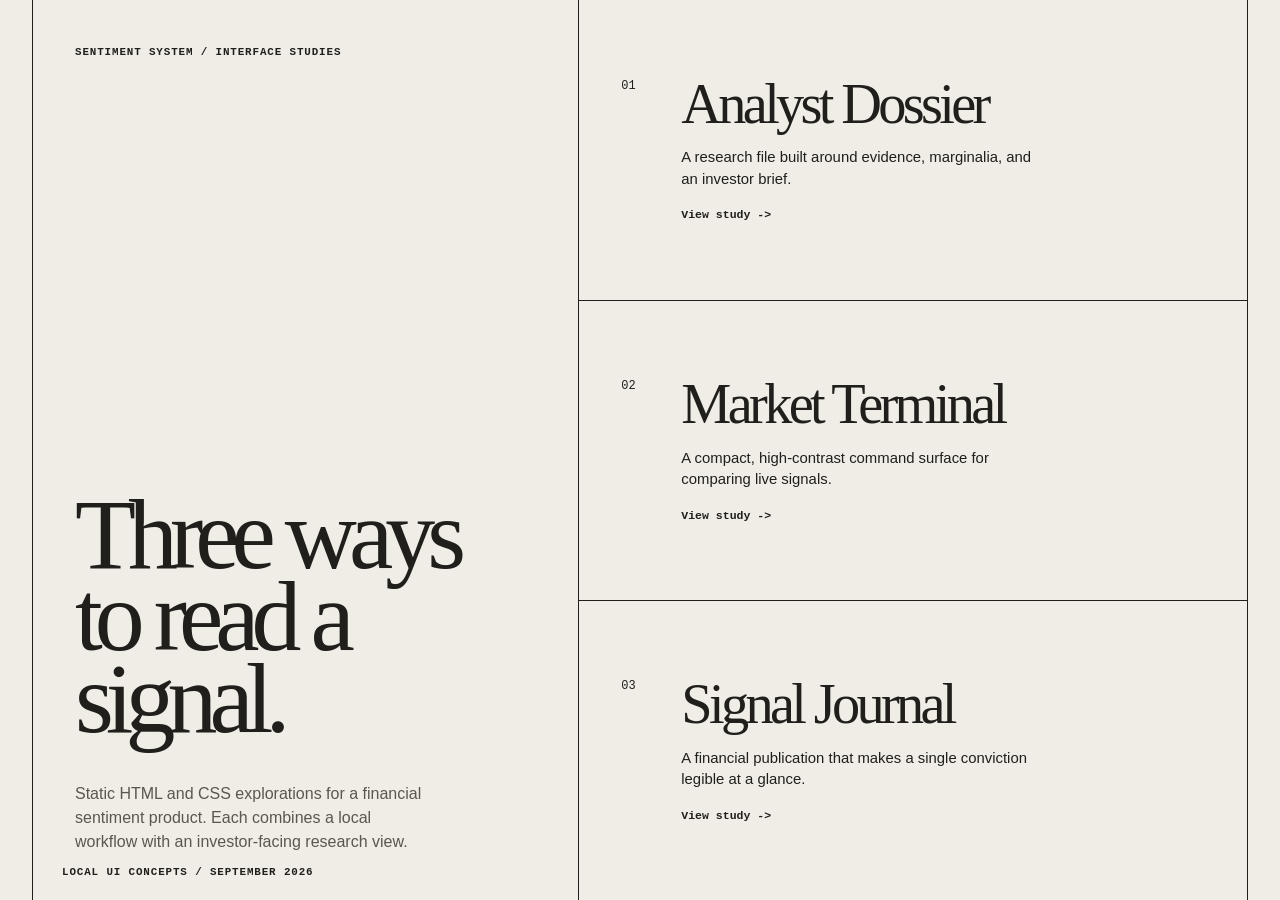
<file: web/sketches/index.html>
<!doctype html>
<html lang="en">
  <head>
    <meta charset="utf-8">
    <meta name="viewport" content="width=device-width, initial-scale=1">
    <meta name="description" content="Three visual directions for the Sentiment System interface.">
    <title>Sentiment System | Interface Studies</title>
    <link rel="stylesheet" href="sketches.css">
  </head>
  <body class="gallery-page">
    <main class="gallery-shell">
      <header class="gallery-intro">
        <p class="gallery-kicker">SENTIMENT SYSTEM / INTERFACE STUDIES</p>
        <h1>Three ways<br>to read a signal.</h1>
        <p class="gallery-copy">Static HTML and CSS explorations for a financial sentiment product. Each combines a local workflow with an investor-facing research view.</p>
      </header>

      <section class="study-list" aria-label="Interface studies">
        <a class="study-link study-dossier" href="analyst-dossier.html">
          <span class="study-number">01</span>
          <span class="study-name">Analyst Dossier</span>
          <span class="study-description">A research file built around evidence, marginalia, and an investor brief.</span>
          <span class="study-arrow" aria-hidden="true">View study -&gt;</span>
        </a>
        <a class="study-link study-terminal" href="market-terminal.html">
          <span class="study-number">02</span>
          <span class="study-name">Market Terminal</span>
          <span class="study-description">A compact, high-contrast command surface for comparing live signals.</span>
          <span class="study-arrow" aria-hidden="true">View study -&gt;</span>
        </a>
        <a class="study-link study-journal" href="signal-journal.html">
          <span class="study-number">03</span>
          <span class="study-name">Signal Journal</span>
          <span class="study-description">A financial publication that makes a single conviction legible at a glance.</span>
          <span class="study-arrow" aria-hidden="true">View study -&gt;</span>
        </a>
      </section>

      <footer class="gallery-footer">LOCAL UI CONCEPTS / SEPTEMBER 2026</footer>
    </main>
  </body>
</html>
</file>
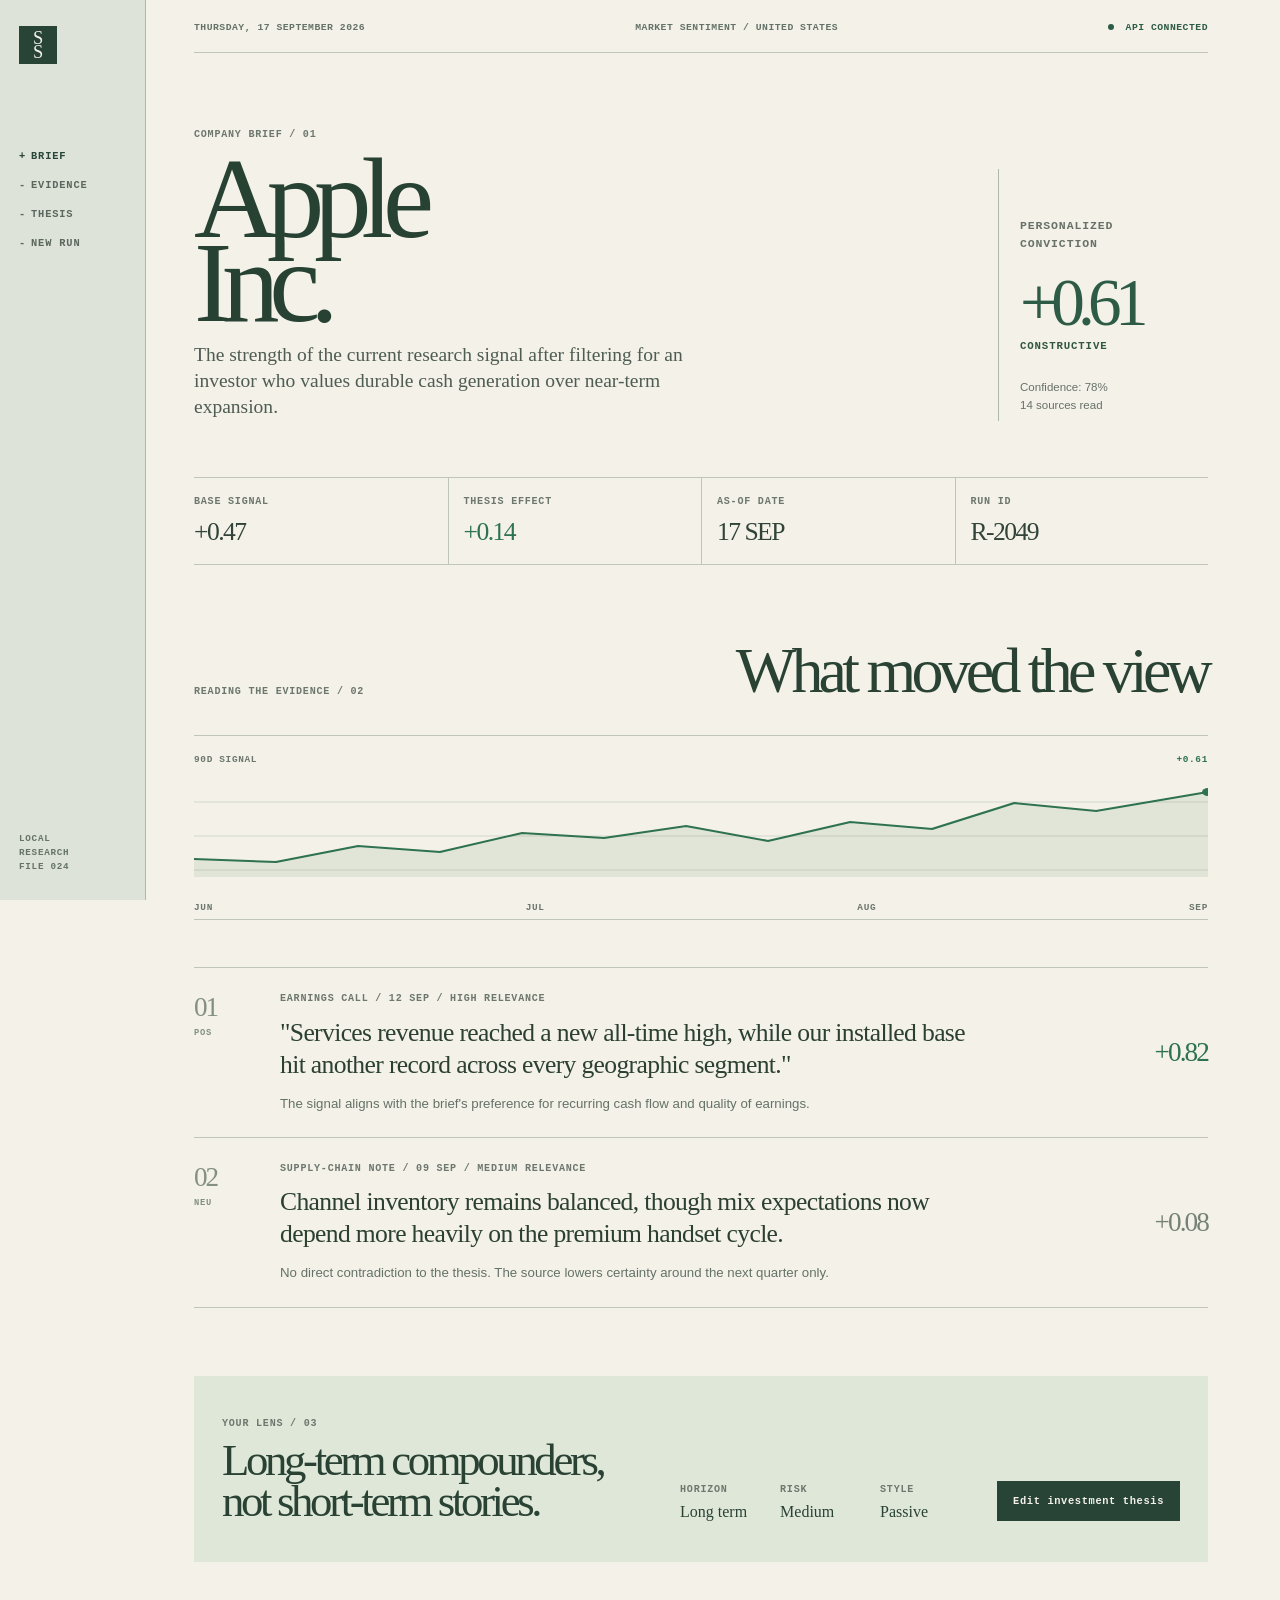
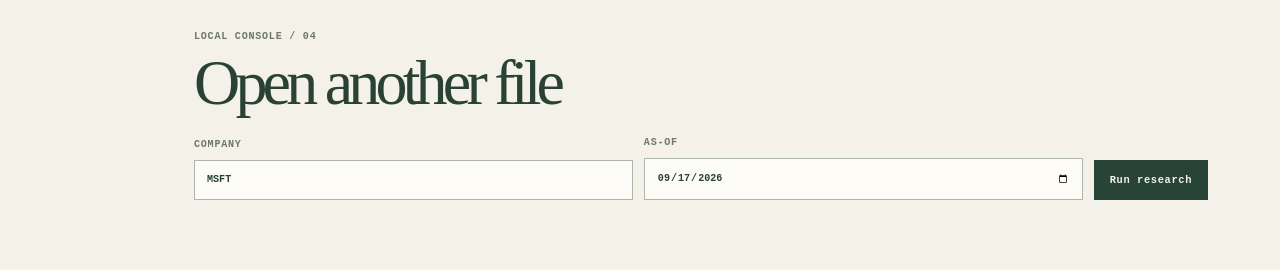
<file: web/sketches/analyst-dossier.html>
<!doctype html>
<html lang="en">
  <head>
    <meta charset="utf-8">
    <meta name="viewport" content="width=device-width, initial-scale=1">
    <meta name="description" content="Analyst Dossier interface study for the Sentiment System.">
    <title>Analyst Dossier | Sentiment System</title>
    <link rel="stylesheet" href="sketches.css">
  </head>
  <body class="dossier-page">
    <div class="dossier-shell">
      <aside class="dossier-rail">
        <a class="dossier-mark" href="index.html" aria-label="Return to interface studies">S<br>S</a>
        <nav class="dossier-nav" aria-label="Dossier sections">
          <a class="is-current" href="#brief">Brief</a>
          <a href="#evidence">Evidence</a>
          <a href="#thesis">Thesis</a>
          <a href="#run">New run</a>
        </nav>
        <p class="dossier-rail-note">LOCAL<br>RESEARCH<br>FILE 024</p>
      </aside>

      <main class="dossier-main">
        <header class="dossier-topline">
          <p>THURSDAY, 17 SEPTEMBER 2026</p>
          <p>MARKET SENTIMENT / UNITED STATES</p>
          <span class="dossier-ready"><i></i> API CONNECTED</span>
        </header>

        <section id="brief" class="dossier-brief">
          <div class="dossier-title-block">
            <p class="dossier-label">COMPANY BRIEF / 01</p>
            <h1>Apple<br>Inc.</h1>
            <p class="dossier-dek">The strength of the current research signal after filtering for an investor who values durable cash generation over near-term expansion.</p>
          </div>
          <div class="dossier-conviction">
            <p class="dossier-label">PERSONALIZED<br>CONVICTION</p>
            <strong>+0.61</strong>
            <span>Constructive</span>
            <p>Confidence: 78%<br>14 sources read</p>
          </div>
        </section>

        <section class="dossier-register" aria-label="Research summary">
          <div>
            <span>BASE SIGNAL</span>
            <strong>+0.47</strong>
          </div>
          <div>
            <span>THESIS EFFECT</span>
            <strong class="dossier-up">+0.14</strong>
          </div>
          <div>
            <span>AS-OF DATE</span>
            <strong>17 SEP</strong>
          </div>
          <div>
            <span>RUN ID</span>
            <strong>R-2049</strong>
          </div>
        </section>

        <section id="evidence" class="dossier-evidence">
          <div class="dossier-section-title">
            <p class="dossier-label">READING THE EVIDENCE / 02</p>
            <h2>What moved the view</h2>
          </div>
          <div class="dossier-signal-plot">
            <div class="plot-label"><span>90D SIGNAL</span><span>+0.61</span></div>
            <svg viewBox="0 0 680 118" preserveAspectRatio="none" role="img" aria-label="Apple sentiment signal rises over ninety days">
              <path class="dossier-grid-line" d="M0 25H680M0 59H680M0 93H680"></path>
              <path class="dossier-area" d="M0 100 L0 82 L55 85 L110 69 L165 75 L220 56 L275 61 L330 49 L385 64 L440 45 L495 52 L550 26 L605 34 L680 15 L680 100 Z"></path>
              <path class="dossier-line" d="M0 82 L55 85 L110 69 L165 75 L220 56 L275 61 L330 49 L385 64 L440 45 L495 52 L550 26 L605 34 L680 15"></path>
              <circle class="dossier-dot" cx="680" cy="15" r="4"></circle>
            </svg>
            <div class="plot-axis"><span>JUN</span><span>JUL</span><span>AUG</span><span>SEP</span></div>
          </div>
          <article class="dossier-clip dossier-clip-positive">
            <div class="clip-index">01<br><span>POS</span></div>
            <div>
              <p class="clip-source">EARNINGS CALL / 12 SEP / HIGH RELEVANCE</p>
              <blockquote>"Services revenue reached a new all-time high, while our installed base hit another record across every geographic segment."</blockquote>
              <p class="clip-note">The signal aligns with the brief's preference for recurring cash flow and quality of earnings.</p>
            </div>
            <strong>+0.82</strong>
          </article>
          <article class="dossier-clip dossier-clip-neutral">
            <div class="clip-index">02<br><span>NEU</span></div>
            <div>
              <p class="clip-source">SUPPLY-CHAIN NOTE / 09 SEP / MEDIUM RELEVANCE</p>
              <blockquote>Channel inventory remains balanced, though mix expectations now depend more heavily on the premium handset cycle.</blockquote>
              <p class="clip-note">No direct contradiction to the thesis. The source lowers certainty around the next quarter only.</p>
            </div>
            <strong>+0.08</strong>
          </article>
        </section>

        <section id="thesis" class="dossier-thesis">
          <div>
            <p class="dossier-label">YOUR LENS / 03</p>
            <h2>Long-term compounders,<br>not short-term stories.</h2>
          </div>
          <dl>
            <div><dt>HORIZON</dt><dd>Long term</dd></div>
            <div><dt>RISK</dt><dd>Medium</dd></div>
            <div><dt>STYLE</dt><dd>Passive</dd></div>
          </dl>
          <button type="button">Edit investment thesis</button>
        </section>

        <section id="run" class="dossier-run">
          <p class="dossier-label">LOCAL CONSOLE / 04</p>
          <h2>Open another file</h2>
          <form>
            <label>COMPANY<input value="MSFT" aria-label="Company ticker"></label>
            <label>AS-OF<input type="date" value="2026-09-17" aria-label="As-of date"></label>
            <button type="button">Run research</button>
          </form>
        </section>
      </main>
    </div>
  </body>
</html>
</file>
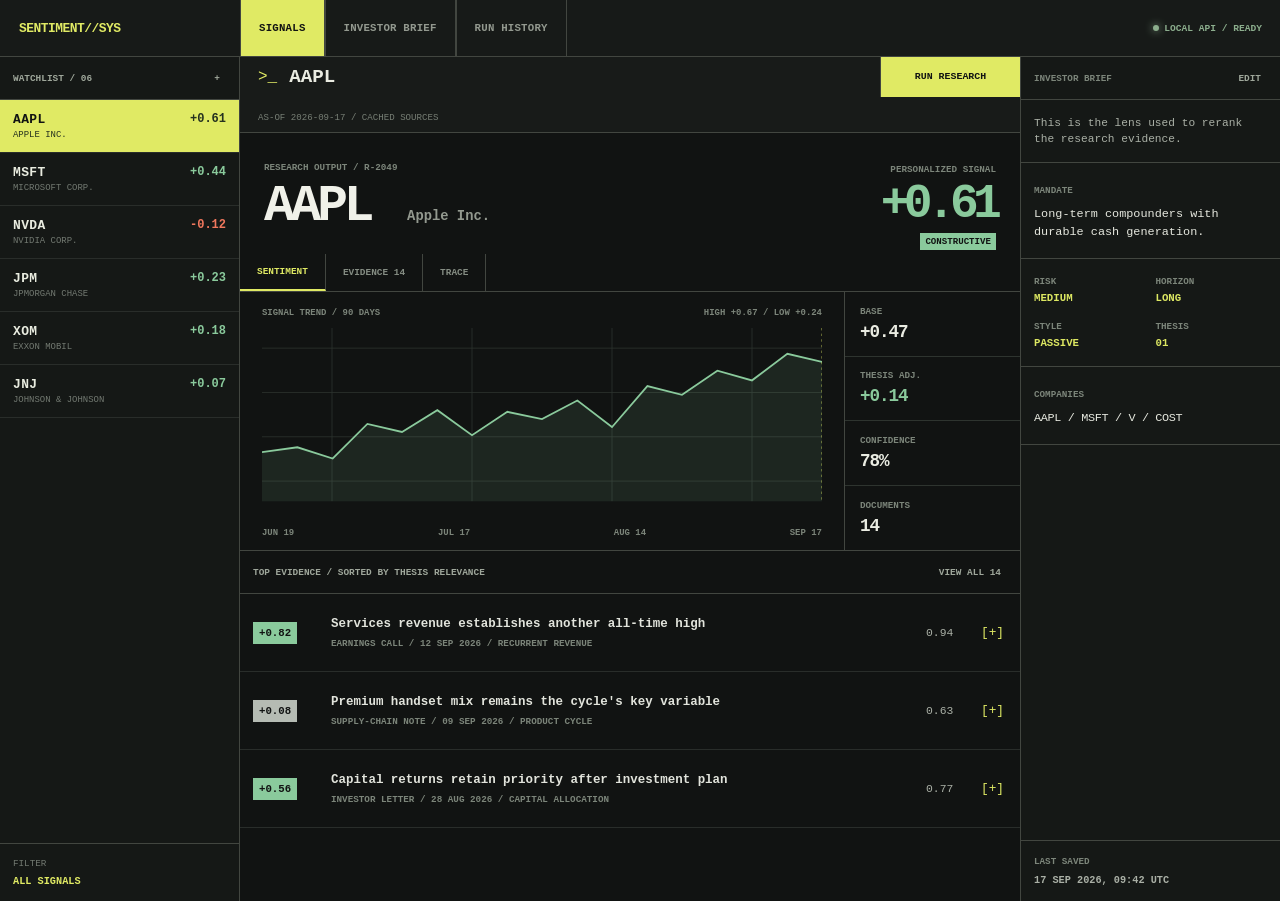
<file: web/sketches/market-terminal.html>
<!doctype html>
<html lang="en">
  <head>
    <meta charset="utf-8">
    <meta name="viewport" content="width=device-width, initial-scale=1">
    <meta name="description" content="Market Terminal interface study for the Sentiment System.">
    <title>Market Terminal | Sentiment System</title>
    <link rel="stylesheet" href="sketches.css">
  </head>
  <body class="terminal-page">
    <header class="terminal-header">
      <a class="terminal-logo" href="index.html">SENTIMENT//SYS</a>
      <nav aria-label="Terminal navigation">
        <a class="active" href="#signals">SIGNALS</a>
        <a href="#brief">INVESTOR BRIEF</a>
        <a href="#run">RUN HISTORY</a>
      </nav>
      <p><span class="terminal-live-dot"></span>LOCAL API / READY</p>
    </header>

    <main class="terminal-layout">
      <aside class="terminal-watchlist">
        <div class="terminal-pane-title"><span>WATCHLIST / 06</span><button type="button">+</button></div>
        <a class="terminal-ticker active" href="#aapl"><strong>AAPL</strong><span>+0.61</span><small>APPLE INC.</small></a>
        <a class="terminal-ticker" href="#msft"><strong>MSFT</strong><span>+0.44</span><small>MICROSOFT CORP.</small></a>
        <a class="terminal-ticker warning" href="#nvda"><strong>NVDA</strong><span>-0.12</span><small>NVIDIA CORP.</small></a>
        <a class="terminal-ticker" href="#jpm"><strong>JPM</strong><span>+0.23</span><small>JPMORGAN CHASE</small></a>
        <a class="terminal-ticker" href="#xom"><strong>XOM</strong><span>+0.18</span><small>EXXON MOBIL</small></a>
        <a class="terminal-ticker" href="#jnj"><strong>JNJ</strong><span>+0.07</span><small>JOHNSON &amp; JOHNSON</small></a>
        <div class="terminal-watch-footer">
          <span>FILTER</span>
          <button type="button">ALL SIGNALS</button>
        </div>
      </aside>

      <section id="signals" class="terminal-workspace">
        <header class="terminal-commandbar">
          <label><span>&gt;_</span><input value="AAPL" aria-label="Company to research"></label>
          <button type="button">RUN RESEARCH</button>
          <p>AS-OF 2026-09-17 / CACHED SOURCES</p>
        </header>

        <section class="terminal-instrument" id="aapl">
          <div class="terminal-instrument-name">
            <p>RESEARCH OUTPUT / R-2049</p>
            <h1>AAPL <span>Apple Inc.</span></h1>
            <div class="terminal-tabs"><button class="selected" type="button">SENTIMENT</button><button type="button">EVIDENCE 14</button><button type="button">TRACE</button></div>
          </div>
          <div class="terminal-signal-value">
            <p>PERSONALIZED SIGNAL</p>
            <strong>+0.61</strong>
            <span>CONSTRUCTIVE</span>
          </div>
        </section>

        <section class="terminal-chart-row">
          <div class="terminal-chart">
            <div class="terminal-chart-topline"><span>SIGNAL TREND / 90 DAYS</span><span>HIGH +0.67 / LOW +0.24</span></div>
            <svg viewBox="0 0 760 242" preserveAspectRatio="none" role="img" aria-label="Ninety-day Apple sentiment signal chart">
              <path class="terminal-grid" d="M0 25H760M0 80H760M0 135H760M0 190H760M95 0V215M285 0V215M475 0V215M665 0V215"></path>
              <path class="terminal-chart-fill" d="M0 215V154L48 148L96 162L143 119L190 129L238 102L285 133L333 104L380 113L428 90L475 123L523 72L570 83L618 53L665 65L713 32L760 42V215Z"></path>
              <path class="terminal-chart-line" d="M0 154L48 148L96 162L143 119L190 129L238 102L285 133L333 104L380 113L428 90L475 123L523 72L570 83L618 53L665 65L713 32L760 42"></path>
              <line class="terminal-last-line" x1="760" y1="0" x2="760" y2="215"></line>
            </svg>
            <div class="terminal-chart-axis"><span>JUN 19</span><span>JUL 17</span><span>AUG 14</span><span>SEP 17</span></div>
          </div>
          <div class="terminal-metrics">
            <div><span>BASE</span><strong>+0.47</strong></div>
            <div><span>THESIS ADJ.</span><strong class="terminal-positive">+0.14</strong></div>
            <div><span>CONFIDENCE</span><strong>78%</strong></div>
            <div><span>DOCUMENTS</span><strong>14</strong></div>
          </div>
        </section>

        <section class="terminal-evidence">
          <div class="terminal-pane-title"><span>TOP EVIDENCE / SORTED BY THESIS RELEVANCE</span><button type="button">VIEW ALL 14</button></div>
          <article>
            <span class="terminal-score positive">+0.82</span>
            <div><h2>Services revenue establishes another all-time high</h2><p>EARNINGS CALL / 12 SEP 2026 / RECURRENT REVENUE</p></div>
            <span class="terminal-weight">0.94</span>
            <button type="button" aria-label="Open evidence">[+]</button>
          </article>
          <article>
            <span class="terminal-score neutral">+0.08</span>
            <div><h2>Premium handset mix remains the cycle's key variable</h2><p>SUPPLY-CHAIN NOTE / 09 SEP 2026 / PRODUCT CYCLE</p></div>
            <span class="terminal-weight">0.63</span>
            <button type="button" aria-label="Open evidence">[+]</button>
          </article>
          <article>
            <span class="terminal-score positive">+0.56</span>
            <div><h2>Capital returns retain priority after investment plan</h2><p>INVESTOR LETTER / 28 AUG 2026 / CAPITAL ALLOCATION</p></div>
            <span class="terminal-weight">0.77</span>
            <button type="button" aria-label="Open evidence">[+]</button>
          </article>
        </section>
      </section>

      <aside id="brief" class="terminal-brief">
        <div class="terminal-pane-title"><span>INVESTOR BRIEF</span><button type="button">EDIT</button></div>
        <p class="terminal-brief-intro">This is the lens used to rerank the research evidence.</p>
        <section>
          <span>MANDATE</span>
          <p>Long-term compounders with durable cash generation.</p>
        </section>
        <section class="terminal-brief-grid">
          <div><span>RISK</span><strong>MEDIUM</strong></div>
          <div><span>HORIZON</span><strong>LONG</strong></div>
          <div><span>STYLE</span><strong>PASSIVE</strong></div>
          <div><span>THESIS</span><strong>01</strong></div>
        </section>
        <section class="terminal-brief-companies"><span>COMPANIES</span><p>AAPL / MSFT / V / COST</p></section>
        <footer><span>LAST SAVED</span><time datetime="2026-09-17">17 SEP 2026, 09:42 UTC</time></footer>
      </aside>
    </main>
  </body>
</html>
</file>
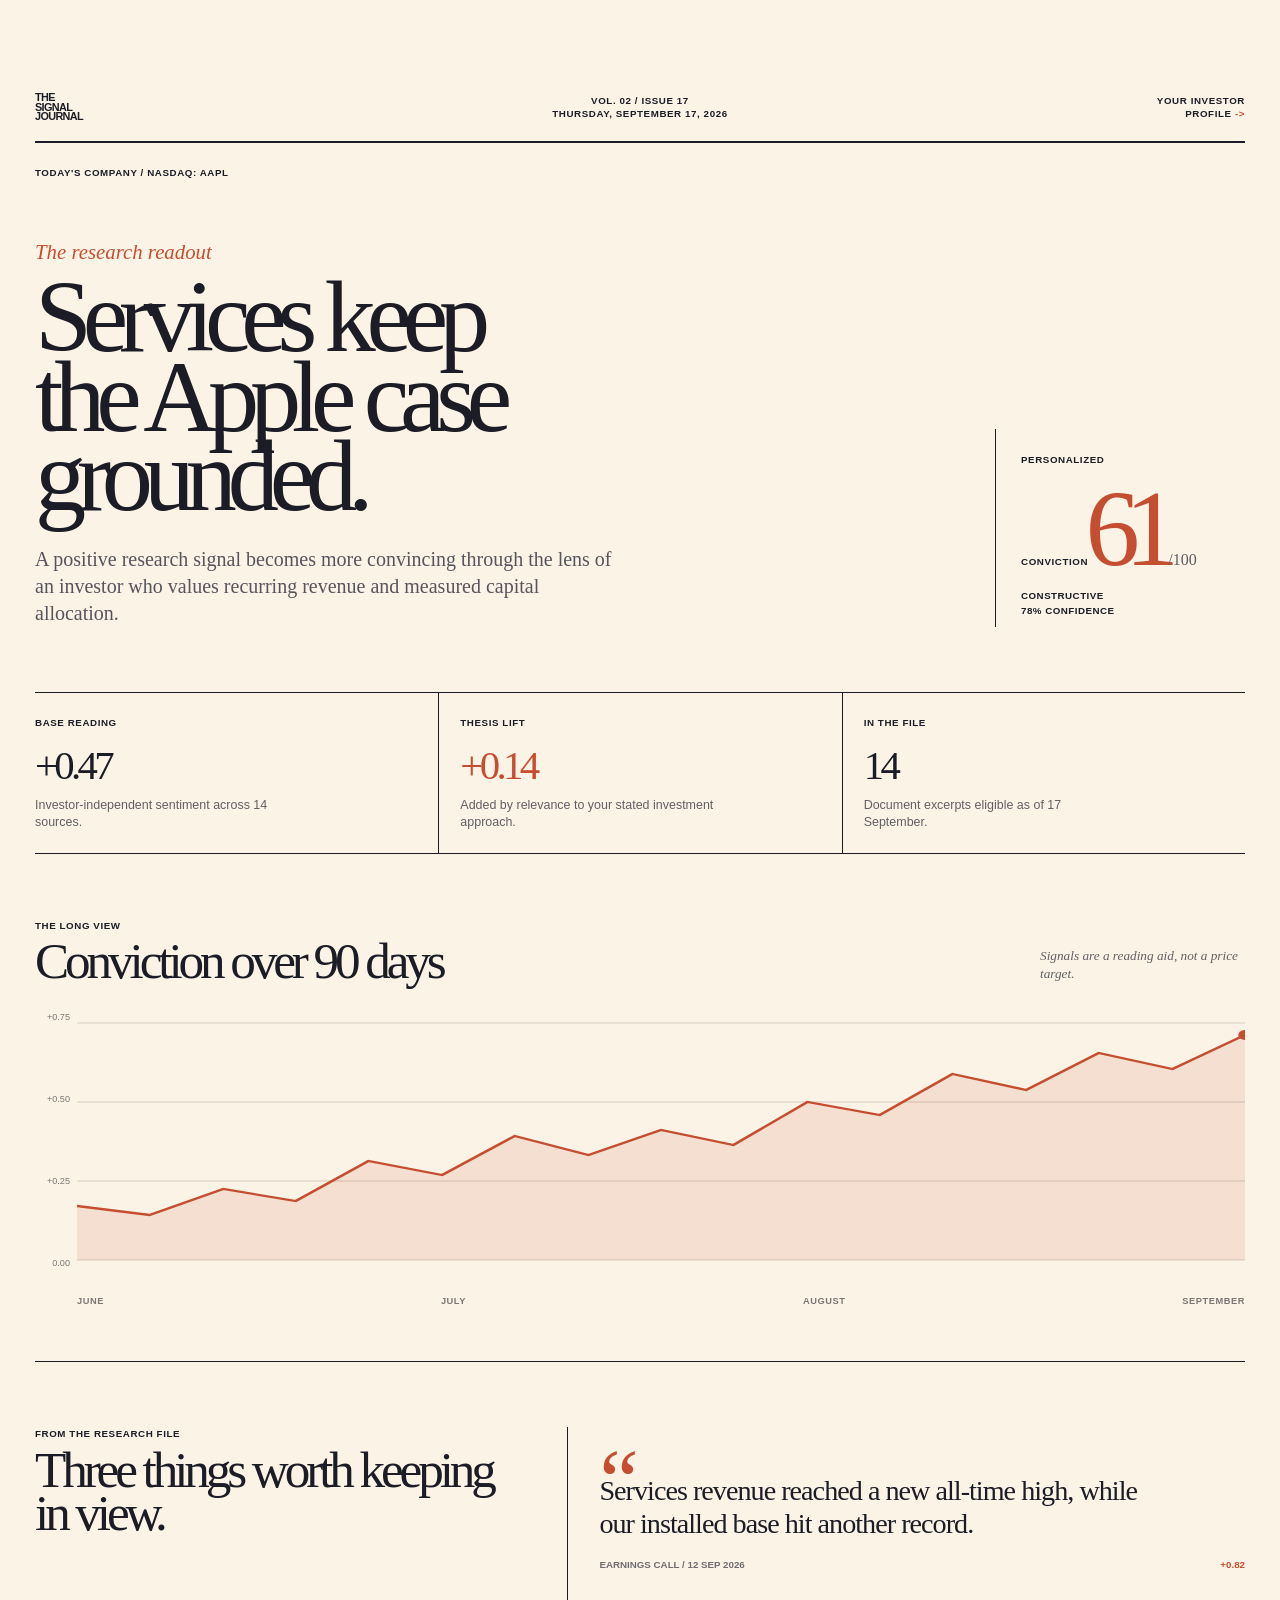
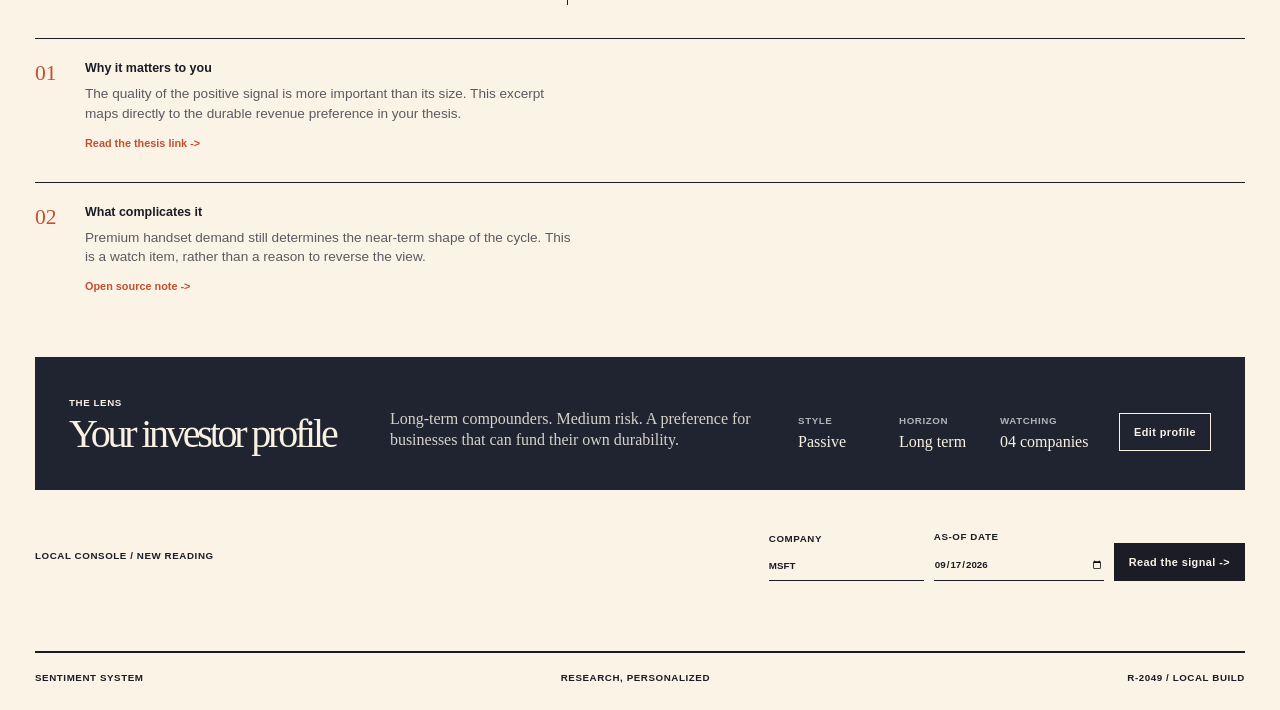
<file: web/sketches/signal-journal.html>
<!doctype html>
<html lang="en">
  <head>
    <meta charset="utf-8">
    <meta name="viewport" content="width=device-width, initial-scale=1">
    <meta name="description" content="Signal Journal interface study for the Sentiment System.">
    <title>Signal Journal | Sentiment System</title>
    <link rel="stylesheet" href="sketches.css">
  </head>
  <body class="journal-page">
    <header class="journal-header">
      <a href="index.html" class="journal-edition">THE<br>SIGNAL<br>JOURNAL</a>
      <p class="journal-date">VOL. 02 / ISSUE 17<br>THURSDAY, SEPTEMBER 17, 2026</p>
      <a href="#profile" class="journal-profile">YOUR INVESTOR<br>PROFILE <span>-&gt;</span></a>
    </header>

    <main class="journal-main">
      <section class="journal-lead" id="brief">
        <p class="journal-section-tag">TODAY'S COMPANY / NASDAQ: AAPL</p>
        <div class="journal-lead-title">
          <p class="journal-kicker">The research readout</p>
          <h1>Services keep<br>the Apple case<br>grounded.</h1>
          <p class="journal-standfirst">A positive research signal becomes more convincing through the lens of an investor who values recurring revenue and measured capital allocation.</p>
        </div>
        <div class="journal-conviction">
          <span>PERSONALIZED<br>CONVICTION</span>
          <strong>61</strong>
          <i>/100</i>
          <p>CONSTRUCTIVE<br>78% CONFIDENCE</p>
        </div>
      </section>

      <section class="journal-rail">
        <article class="journal-stat">
          <span>BASE READING</span>
          <strong>+0.47</strong>
          <p>Investor-independent sentiment across 14 sources.</p>
        </article>
        <article class="journal-stat journal-stat-accent">
          <span>THESIS LIFT</span>
          <strong>+0.14</strong>
          <p>Added by relevance to your stated investment approach.</p>
        </article>
        <article class="journal-stat">
          <span>IN THE FILE</span>
          <strong>14</strong>
          <p>Document excerpts eligible as of 17 September.</p>
        </article>
      </section>

      <section class="journal-signal" id="evidence">
        <div class="journal-signal-header">
          <div><p class="journal-section-tag">THE LONG VIEW</p><h2>Conviction over 90 days</h2></div>
          <p>Signals are a reading aid, not a price target.</p>
        </div>
        <div class="journal-chart-wrap">
          <div class="journal-chart-y"><span>+0.75</span><span>+0.50</span><span>+0.25</span><span>0.00</span></div>
          <svg viewBox="0 0 870 275" preserveAspectRatio="none" role="img" aria-label="Apple sentiment conviction rises over ninety days">
            <path class="journal-grid" d="M0 12H870M0 91H870M0 170H870M0 249H870"></path>
            <path class="journal-chart-fill" d="M0 249V195L54 204L109 178L163 190L217 150L272 164L326 125L381 144L435 119L489 134L544 91L598 104L652 63L707 79L761 42L816 58L870 24V249Z"></path>
            <path class="journal-chart-line" d="M0 195L54 204L109 178L163 190L217 150L272 164L326 125L381 144L435 119L489 134L544 91L598 104L652 63L707 79L761 42L816 58L870 24"></path>
            <circle class="journal-chart-point" cx="870" cy="24" r="5"></circle>
          </svg>
        </div>
        <div class="journal-chart-axis"><span>JUNE</span><span>JULY</span><span>AUGUST</span><span>SEPTEMBER</span></div>
      </section>

      <section class="journal-reading">
        <header><p class="journal-section-tag">FROM THE RESEARCH FILE</p><h2>Three things worth keeping in view.</h2></header>
        <article class="journal-pullquote">
          <p class="journal-quote-mark">&ldquo;</p>
          <blockquote>Services revenue reached a new all-time high, while our installed base hit another record.</blockquote>
          <footer><span>EARNINGS CALL / 12 SEP 2026</span><strong>+0.82</strong></footer>
        </article>
        <article class="journal-note">
          <p class="journal-note-index">01</p>
          <h3>Why it matters to you</h3>
          <p>The quality of the positive signal is more important than its size. This excerpt maps directly to the durable revenue preference in your thesis.</p>
          <a href="#profile">Read the thesis link -&gt;</a>
        </article>
        <article class="journal-note">
          <p class="journal-note-index">02</p>
          <h3>What complicates it</h3>
          <p>Premium handset demand still determines the near-term shape of the cycle. This is a watch item, rather than a reason to reverse the view.</p>
          <a href="#run">Open source note -&gt;</a>
        </article>
      </section>

      <section id="profile" class="journal-profile-card">
        <div><p class="journal-section-tag">THE LENS</p><h2>Your investor profile</h2></div>
        <p class="journal-profile-statement">Long-term compounders. Medium risk. A preference for businesses that can fund their own durability.</p>
        <dl><div><dt>STYLE</dt><dd>Passive</dd></div><div><dt>HORIZON</dt><dd>Long term</dd></div><div><dt>WATCHING</dt><dd>04 companies</dd></div></dl>
        <button type="button">Edit profile</button>
      </section>

      <section id="run" class="journal-run">
        <p class="journal-section-tag">LOCAL CONSOLE / NEW READING</p>
        <form>
          <label>COMPANY<input value="MSFT" aria-label="Company ticker"></label>
          <label>AS-OF DATE<input type="date" value="2026-09-17" aria-label="As-of date"></label>
          <button type="button">Read the signal -&gt;</button>
        </form>
      </section>
    </main>
    <footer class="journal-footer"><span>SENTIMENT SYSTEM</span><span>RESEARCH, PERSONALIZED</span><span>R-2049 / LOCAL BUILD</span></footer>
  </body>
</html>
</file>
<file: web/sketches/sketches.css>
/* The gallery and studies use only local HTML/CSS so they remain safe to explore beside the working console. */
:root {
  color-scheme: light;
}

* {
  box-sizing: border-box;
}

body,
h1,
h2,
h3,
p,
blockquote,
dl,
dd {
  margin: 0;
}

button,
input {
  font: inherit;
}

button {
  cursor: pointer;
}

/* Study index */
.gallery-page {
  min-width: 320px;
  margin: 0;
  color: #201f1b;
  background: #efede6;
  font-family: Arial, Helvetica, sans-serif;
}

.gallery-shell {
  display: grid;
  grid-template-columns: minmax(280px, 0.9fr) minmax(480px, 1.1fr);
  width: min(1240px, calc(100% - 64px));
  min-height: 100vh;
  margin: 0 auto;
  border-inline: 1px solid #201f1b;
}

.gallery-intro {
  display: flex;
  flex-direction: column;
  justify-content: space-between;
  padding: 46px 42px;
  border-right: 1px solid #201f1b;
}

.gallery-kicker,
.gallery-footer {
  font-family: "Courier New", monospace;
  font-size: 0.68rem;
  font-weight: 700;
  letter-spacing: 0.08em;
}

.gallery-intro h1 {
  max-width: 420px;
  margin-top: auto;
  font-family: Georgia, "Times New Roman", serif;
  font-size: clamp(3.2rem, 7.8vw, 7.5rem);
  font-weight: 400;
  letter-spacing: -0.08em;
  line-height: 0.82;
}

.gallery-copy {
  max-width: 350px;
  margin-top: 42px;
  color: #5a574f;
  font-size: 1rem;
  line-height: 1.5;
}

.study-list {
  display: grid;
  grid-template-rows: repeat(3, 1fr);
}

.study-link {
  position: relative;
  display: grid;
  grid-template-columns: 60px 1fr;
  align-content: center;
  min-height: 220px;
  padding: 32px 42px;
  overflow: hidden;
  color: inherit;
  text-decoration: none;
  transition: padding 180ms ease, color 180ms ease;
}

.study-link + .study-link {
  border-top: 1px solid #201f1b;
}

.study-link::after {
  position: absolute;
  z-index: 0;
  inset: auto 0 0;
  height: 0;
  content: "";
  transition: height 220ms ease;
}

.study-link:hover,
.study-link:focus-visible {
  padding-left: 54px;
}

.study-link:hover::after,
.study-link:focus-visible::after {
  height: 100%;
}

.study-link > * {
  position: relative;
  z-index: 1;
}

.study-number {
  align-self: start;
  font-family: "Courier New", monospace;
  font-size: 0.75rem;
}

.study-name {
  font-family: Georgia, "Times New Roman", serif;
  font-size: clamp(2rem, 4.4vw, 4.4rem);
  letter-spacing: -0.065em;
  line-height: 0.9;
}

.study-description {
  grid-column: 2;
  max-width: 370px;
  margin-top: 18px;
  font-size: 0.93rem;
  line-height: 1.45;
}

.study-arrow {
  grid-column: 2;
  margin-top: 18px;
  font-family: "Courier New", monospace;
  font-size: 0.72rem;
  font-weight: 700;
}

.study-dossier::after {
  background: #d7e0d0;
}

.study-terminal::after {
  background: #191b19;
}

.study-terminal:hover,
.study-terminal:focus-visible {
  color: #f2efdf;
}

.study-journal::after {
  background: #d25b35;
}

.gallery-footer {
  position: fixed;
  bottom: 22px;
  left: max(32px, calc((100vw - 1240px) / 2 + 42px));
}

/* Analyst Dossier */
.dossier-page {
  min-width: 320px;
  margin: 0;
  color: #1d2921;
  background: #daddd4;
  font-family: Arial, Helvetica, sans-serif;
}

.dossier-shell {
  display: grid;
  grid-template-columns: 146px minmax(0, 1fr);
  width: min(1440px, 100%);
  min-height: 100vh;
  margin: 0 auto;
  background: #f3f1e8;
}

.dossier-rail {
  display: flex;
  position: sticky;
  top: 0;
  align-self: start;
  flex-direction: column;
  height: 100vh;
  padding: 26px 19px;
  border-right: 1px solid #aeb8aa;
  background: #dde3d8;
}

.dossier-mark {
  display: block;
  width: 38px;
  height: 38px;
  padding-top: 5px;
  color: #f4f1e9;
  background: #284436;
  font-family: Georgia, "Times New Roman", serif;
  font-size: 1.15rem;
  line-height: 0.78;
  text-align: center;
  text-decoration: none;
}

.dossier-nav {
  display: grid;
  gap: 17px;
  margin-top: 86px;
}

.dossier-nav a {
  color: #5b675e;
  font-family: "Courier New", monospace;
  font-size: 0.65rem;
  font-weight: 700;
  letter-spacing: 0.08em;
  text-decoration: none;
  text-transform: uppercase;
}

.dossier-nav a::before {
  display: inline-block;
  width: 12px;
  content: "-";
}

.dossier-nav a.is-current,
.dossier-nav a:hover {
  color: #284436;
}

.dossier-nav a.is-current::before {
  content: "+";
}

.dossier-rail-note {
  margin-top: auto;
  color: #667467;
  font-family: "Courier New", monospace;
  font-size: 0.58rem;
  font-weight: 700;
  letter-spacing: 0.08em;
  line-height: 1.5;
}

.dossier-main {
  width: min(1110px, 100%);
  padding: 22px 48px 70px;
}

.dossier-topline {
  display: flex;
  justify-content: space-between;
  gap: 20px;
  padding-bottom: 19px;
  border-bottom: 1px solid #bfc6b9;
  color: #657267;
  font-family: "Courier New", monospace;
  font-size: 0.61rem;
  font-weight: 700;
  letter-spacing: 0.05em;
}

.dossier-ready {
  color: #2e5b46;
}

.dossier-ready i {
  display: inline-block;
  width: 6px;
  height: 6px;
  margin-right: 5px;
  border-radius: 50%;
  background: #2e5b46;
}

.dossier-brief {
  display: grid;
  grid-template-columns: 1fr 210px;
  gap: 50px;
  padding: 75px 0 56px;
  border-bottom: 1px solid #bfc6b9;
}

.dossier-label,
.clip-source,
.dossier-register span,
.dossier-run label,
.dossier-thesis dt {
  color: #6d776e;
  font-family: "Courier New", monospace;
  font-size: 0.63rem;
  font-weight: 700;
  letter-spacing: 0.075em;
  line-height: 1.45;
}

.dossier-title-block h1 {
  margin: 13px 0 18px;
  color: #274133;
  font-family: Georgia, "Times New Roman", serif;
  font-size: clamp(4.3rem, 9vw, 8.7rem);
  font-weight: 400;
  letter-spacing: -0.09em;
  line-height: 0.73;
}

.dossier-dek {
  max-width: 510px;
  color: #4e5c52;
  font-family: Georgia, "Times New Roman", serif;
  font-size: 1.22rem;
  line-height: 1.35;
}

.dossier-conviction {
  align-self: end;
  padding: 21px 0 7px 21px;
  border-left: 1px solid #aeb8aa;
}

.dossier-conviction strong {
  display: block;
  margin-top: 21px;
  color: #2e5b46;
  font-family: Georgia, "Times New Roman", serif;
  font-size: 4.2rem;
  font-weight: 400;
  letter-spacing: -0.1em;
  line-height: 0.9;
}

.dossier-conviction > span {
  display: block;
  margin-top: 7px;
  color: #315742;
  font-family: "Courier New", monospace;
  font-size: 0.67rem;
  font-weight: 700;
  letter-spacing: 0.08em;
  text-transform: uppercase;
}

.dossier-conviction > p {
  margin-top: 27px;
  color: #677168;
  font-size: 0.72rem;
  line-height: 1.5;
}

.dossier-register {
  display: grid;
  grid-template-columns: repeat(4, 1fr);
  border-bottom: 1px solid #bfc6b9;
}

.dossier-register > div {
  display: grid;
  gap: 8px;
  padding: 17px 15px 17px 0;
}

.dossier-register > div + div {
  padding-left: 15px;
  border-left: 1px solid #bfc6b9;
}

.dossier-register strong {
  color: #324439;
  font-family: Georgia, "Times New Roman", serif;
  font-size: 1.6rem;
  font-weight: 400;
  letter-spacing: -0.06em;
}

.dossier-register .dossier-up {
  color: #2e7250;
}

.dossier-evidence {
  padding: 68px 0;
}

.dossier-section-title {
  display: flex;
  align-items: end;
  justify-content: space-between;
  gap: 30px;
  margin-bottom: 35px;
}

.dossier-section-title h2,
.dossier-thesis h2,
.dossier-run h2 {
  margin-top: 9px;
  color: #294234;
  font-family: Georgia, "Times New Roman", serif;
  font-size: clamp(2.3rem, 5vw, 4.2rem);
  font-weight: 400;
  letter-spacing: -0.075em;
  line-height: 0.9;
}

.dossier-signal-plot {
  margin-bottom: 47px;
  padding: 18px 0 6px;
  border-top: 1px solid #bfc6b9;
  border-bottom: 1px solid #bfc6b9;
}

.plot-label,
.plot-axis {
  display: flex;
  justify-content: space-between;
  color: #6d776e;
  font-family: "Courier New", monospace;
  font-size: 0.59rem;
  font-weight: 700;
  letter-spacing: 0.07em;
}

.plot-label span:last-child {
  color: #2e7250;
}

.dossier-signal-plot svg {
  display: block;
  width: 100%;
  height: 118px;
  margin: 12px 0 7px;
}

.dossier-grid-line {
  stroke: #d4d8cf;
  stroke-width: 1;
}

.dossier-area {
  fill: rgba(82, 139, 99, 0.12);
}

.dossier-line {
  fill: none;
  stroke: #2e7250;
  stroke-width: 2;
}

.dossier-dot {
  fill: #2e7250;
}

.dossier-clip {
  display: grid;
  grid-template-columns: 65px minmax(0, 1fr) 70px;
  gap: 21px;
  padding: 24px 0;
  border-top: 1px solid #bfc6b9;
}

.dossier-clip:last-child {
  border-bottom: 1px solid #bfc6b9;
}

.clip-index {
  color: #839083;
  font-family: Georgia, "Times New Roman", serif;
  font-size: 1.7rem;
  letter-spacing: -0.08em;
}

.clip-index span {
  display: block;
  margin-top: 5px;
  font-family: "Courier New", monospace;
  font-size: 0.55rem;
  font-weight: 700;
  letter-spacing: 0.08em;
}

.dossier-clip blockquote {
  max-width: 700px;
  margin-top: 10px;
  color: #2c4032;
  font-family: Georgia, "Times New Roman", serif;
  font-size: clamp(1.25rem, 2vw, 1.65rem);
  letter-spacing: -0.025em;
  line-height: 1.25;
}

.clip-note {
  margin-top: 13px;
  color: #657267;
  font-size: 0.83rem;
  line-height: 1.45;
}

.dossier-clip > strong {
  align-self: center;
  color: #2e7250;
  font-family: Georgia, "Times New Roman", serif;
  font-size: 1.7rem;
  font-weight: 400;
  letter-spacing: -0.07em;
  text-align: right;
}

.dossier-clip-neutral > strong {
  color: #778276;
}

.dossier-thesis {
  display: grid;
  grid-template-columns: 1.5fr 1fr auto;
  gap: 35px;
  align-items: end;
  padding: 41px 28px;
  background: #dfe7d9;
}

.dossier-thesis h2 {
  font-size: clamp(2rem, 3.5vw, 3.3rem);
}

.dossier-thesis dl {
  display: grid;
  grid-template-columns: repeat(3, 1fr);
  gap: 18px;
}

.dossier-thesis dt {
  margin-bottom: 5px;
}

.dossier-thesis dd {
  color: #294234;
  font-family: Georgia, "Times New Roman", serif;
  font-size: 1rem;
}

.dossier-thesis button,
.dossier-run button {
  border: 1px solid #284436;
  border-radius: 0;
  color: #f4f1e9;
  background: #284436;
  font-family: "Courier New", monospace;
  font-size: 0.65rem;
  font-weight: 700;
  letter-spacing: 0.06em;
  padding: 13px 15px;
  white-space: nowrap;
}

.dossier-run {
  padding: 68px 0 0;
}

.dossier-run h2 {
  margin-bottom: 25px;
}

.dossier-run form {
  display: grid;
  grid-template-columns: 1fr 1fr auto;
  gap: 11px;
  align-items: end;
}

.dossier-run label {
  display: grid;
  gap: 7px;
}

.dossier-run input {
  width: 100%;
  border: 1px solid #aeb8aa;
  border-radius: 0;
  outline: none;
  color: #294234;
  background: #fcfbf6;
  padding: 12px;
}

.dossier-run input:focus {
  border-color: #284436;
}

/* Market Terminal */
.terminal-page {
  min-width: 320px;
  margin: 0;
  color: #eaece2;
  background: #111312;
  font-family: "Courier New", Courier, monospace;
}

.terminal-header {
  display: grid;
  grid-template-columns: 240px 1fr 240px;
  align-items: center;
  min-height: 56px;
  border-bottom: 1px solid #424640;
  background: #171a18;
}

.terminal-logo {
  padding-left: 19px;
  color: #e0ea64;
  font-size: 0.81rem;
  font-weight: 700;
  letter-spacing: -0.04em;
  text-decoration: none;
}

.terminal-header nav {
  display: flex;
  height: 56px;
}

.terminal-header nav a {
  display: flex;
  align-items: center;
  padding: 0 18px;
  border-inline: 1px solid #424640;
  color: #93998f;
  font-size: 0.67rem;
  font-weight: 700;
  letter-spacing: 0.02em;
  text-decoration: none;
}

.terminal-header nav a.active,
.terminal-header nav a:hover {
  color: #111312;
  background: #e0ea64;
}

.terminal-header > p {
  justify-self: end;
  margin-right: 18px;
  color: #8cae8d;
  font-size: 0.6rem;
  font-weight: 700;
}

.terminal-live-dot {
  display: inline-block;
  width: 6px;
  height: 6px;
  margin-right: 5px;
  border-radius: 50%;
  background: #8cae8d;
  box-shadow: 0 0 9px #8cae8d;
}

.terminal-layout {
  display: grid;
  grid-template-columns: 240px minmax(520px, 1fr) 260px;
  min-height: calc(100vh - 56px);
}

.terminal-watchlist,
.terminal-brief {
  border-color: #424640;
  border-style: solid;
  background: #151816;
}

.terminal-watchlist {
  display: flex;
  flex-direction: column;
  border-width: 0 1px 0 0;
}

.terminal-pane-title {
  display: flex;
  align-items: center;
  justify-content: space-between;
  min-height: 43px;
  padding: 0 13px;
  border-bottom: 1px solid #424640;
  color: #9fa79b;
  font-size: 0.59rem;
  font-weight: 700;
}

.terminal-pane-title button {
  border: 0;
  color: inherit;
  background: transparent;
  font-family: inherit;
  font-size: 0.59rem;
  font-weight: 700;
}

.terminal-ticker {
  display: grid;
  grid-template-columns: 1fr auto;
  gap: 3px;
  padding: 12px 13px;
  border-bottom: 1px solid #292d2a;
  color: #e9ece0;
  text-decoration: none;
}

.terminal-ticker strong {
  font-size: 0.81rem;
  letter-spacing: 0.03em;
}

.terminal-ticker > span {
  color: #8aca9c;
  font-size: 0.75rem;
  font-weight: 700;
}

.terminal-ticker small {
  grid-column: 1 / -1;
  color: #727971;
  font-size: 0.56rem;
}

.terminal-ticker.active {
  color: #111312;
  background: #e0ea64;
}

.terminal-ticker.active > span,
.terminal-ticker.active small {
  color: #26321f;
}

.terminal-ticker.warning > span {
  color: #ef775d;
}

.terminal-watch-footer {
  display: grid;
  gap: 6px;
  margin-top: auto;
  padding: 14px 13px;
  border-top: 1px solid #424640;
  color: #727971;
  font-size: 0.58rem;
}

.terminal-watch-footer button {
  width: fit-content;
  padding: 0;
  border: 0;
  color: #e0ea64;
  background: transparent;
  font-family: inherit;
  font-size: 0.64rem;
  font-weight: 700;
}

.terminal-workspace {
  min-width: 0;
}

.terminal-commandbar {
  display: grid;
  grid-template-columns: 1fr 140px;
  min-height: 76px;
  border-bottom: 1px solid #424640;
  background: #181b19;
}

.terminal-commandbar label {
  display: flex;
  align-items: center;
  gap: 10px;
  padding: 0 18px;
  color: #e0ea64;
}

.terminal-commandbar input {
  width: 100%;
  border: 0;
  outline: 0;
  color: #eaece2;
  background: transparent;
  font-family: inherit;
  font-size: 1.2rem;
  font-weight: 700;
}

.terminal-commandbar > button {
  border: 0;
  border-left: 1px solid #424640;
  color: #111312;
  background: #e0ea64;
  font-family: inherit;
  font-size: 0.62rem;
  font-weight: 700;
}

.terminal-commandbar > p {
  grid-column: 1 / -1;
  align-self: end;
  padding: 0 18px 9px;
  color: #777f75;
  font-size: 0.57rem;
}

.terminal-instrument {
  display: flex;
  justify-content: space-between;
  gap: 20px;
  padding: 29px 24px 0;
  border-bottom: 1px solid #424640;
}

.terminal-instrument-name > p,
.terminal-signal-value p,
.terminal-metrics span,
.terminal-evidence h2 + p,
.terminal-brief span,
.terminal-brief footer {
  color: #7c857a;
  font-size: 0.58rem;
  font-weight: 700;
}

.terminal-instrument h1 {
  margin: 10px 0 25px;
  color: #f0f1e9;
  font-size: clamp(2rem, 4vw, 3.6rem);
  letter-spacing: -0.08em;
  line-height: 0.9;
}

.terminal-instrument h1 span {
  margin-left: 10px;
  color: #93998f;
  font-size: 0.27em;
  letter-spacing: 0;
}

.terminal-tabs {
  display: flex;
  margin-left: -24px;
}

.terminal-tabs button {
  padding: 12px 17px;
  border: 0;
  border-right: 1px solid #424640;
  color: #858d83;
  background: transparent;
  font-family: inherit;
  font-size: 0.59rem;
  font-weight: 700;
}

.terminal-tabs button.selected {
  color: #e0ea64;
  border-bottom: 2px solid #e0ea64;
}

.terminal-signal-value {
  min-width: 163px;
  padding: 2px 0;
  text-align: right;
}

.terminal-signal-value strong {
  display: block;
  margin-top: 9px;
  color: #8aca9c;
  font-size: 3rem;
  letter-spacing: -0.12em;
  line-height: 0.85;
}

.terminal-signal-value span {
  display: inline-block;
  margin-top: 8px;
  padding: 3px 5px;
  color: #111312;
  background: #8aca9c;
  font-size: 0.57rem;
  font-weight: 700;
}

.terminal-chart-row {
  display: grid;
  grid-template-columns: minmax(0, 1fr) 175px;
  border-bottom: 1px solid #424640;
}

.terminal-chart {
  padding: 16px 22px 12px;
  border-right: 1px solid #424640;
}

.terminal-chart-topline,
.terminal-chart-axis {
  display: flex;
  justify-content: space-between;
  color: #7c857a;
  font-size: 0.56rem;
  font-weight: 700;
}

.terminal-chart svg {
  display: block;
  width: 100%;
  height: 195px;
  margin: 10px 0 5px;
}

.terminal-grid {
  stroke: #2e342f;
  stroke-width: 1;
}

.terminal-chart-fill {
  fill: rgba(140, 202, 156, 0.1);
}

.terminal-chart-line {
  fill: none;
  stroke: #8aca9c;
  stroke-width: 2.3;
}

.terminal-last-line {
  stroke: #e0ea64;
  stroke-dasharray: 3 4;
}

.terminal-metrics {
  display: grid;
  grid-template-rows: repeat(4, 1fr);
}

.terminal-metrics > div {
  display: flex;
  flex-direction: column;
  justify-content: center;
  padding: 12px 15px;
  border-bottom: 1px solid #2e342f;
}

.terminal-metrics > div:last-child {
  border: 0;
}

.terminal-metrics strong {
  margin-top: 5px;
  font-size: 1.1rem;
  letter-spacing: -0.06em;
}

.terminal-metrics .terminal-positive {
  color: #8aca9c;
}

.terminal-evidence {
  padding-bottom: 20px;
}

.terminal-evidence > article {
  display: grid;
  grid-template-columns: 65px minmax(0, 1fr) 36px 32px;
  gap: 13px;
  align-items: center;
  min-height: 78px;
  padding: 11px 13px;
  border-bottom: 1px solid #292d2a;
}

.terminal-score {
  justify-self: start;
  padding: 5px 6px;
  font-size: 0.67rem;
  font-weight: 700;
}

.terminal-score.positive {
  color: #111312;
  background: #8aca9c;
}

.terminal-score.neutral {
  color: #111312;
  background: #b5bbb3;
}

.terminal-evidence h2 {
  color: #e2e4dc;
  font-size: 0.78rem;
  line-height: 1.3;
}

.terminal-evidence h2 + p {
  margin-top: 5px;
}

.terminal-weight {
  color: #aab0a6;
  font-size: 0.71rem;
}

.terminal-evidence article > button {
  border: 0;
  color: #e0ea64;
  background: transparent;
  font-family: inherit;
  font-size: 0.8rem;
}

.terminal-brief {
  display: flex;
  flex-direction: column;
  border-width: 0 0 0 1px;
}

.terminal-brief-intro {
  padding: 15px 13px;
  border-bottom: 1px solid #424640;
  color: #aab0a6;
  font-size: 0.7rem;
  line-height: 1.45;
}

.terminal-brief > section {
  padding: 17px 13px;
  border-bottom: 1px solid #424640;
}

.terminal-brief > section > p {
  margin-top: 8px;
  color: #e6e8df;
  font-size: 0.74rem;
  line-height: 1.45;
}

.terminal-brief-grid {
  display: grid;
  grid-template-columns: 1fr 1fr;
  gap: 17px 10px;
}

.terminal-brief-grid div {
  display: grid;
  gap: 5px;
}

.terminal-brief-grid strong {
  color: #dce762;
  font-size: 0.67rem;
}

.terminal-brief-companies p {
  letter-spacing: -0.03em;
}

.terminal-brief footer {
  display: grid;
  gap: 7px;
  margin-top: auto;
  padding: 15px 13px;
  border-top: 1px solid #424640;
}

.terminal-brief time {
  color: #aab0a6;
  font-size: 0.64rem;
}

/* Signal Journal */
.journal-page {
  min-width: 320px;
  margin: 0;
  color: #1b1c26;
  background: #fbf4e6;
  font-family: Arial, Helvetica, sans-serif;
}

.journal-header,
.journal-main,
.journal-footer {
  width: min(1210px, calc(100% - 64px));
  margin: 0 auto;
}

.journal-header {
  display: grid;
  grid-template-columns: 1fr 1fr 1fr;
  align-items: end;
  min-height: 143px;
  padding-bottom: 20px;
  border-bottom: 2px solid #1b1c26;
}

.journal-edition {
  color: #1b1c26;
  font-family: Arial, Helvetica, sans-serif;
  font-size: 0.68rem;
  font-weight: 900;
  letter-spacing: -0.06em;
  line-height: 0.85;
  text-decoration: none;
}

.journal-date,
.journal-profile,
.journal-section-tag,
.journal-stat > span,
.journal-profile-card dt,
.journal-run label,
.journal-footer {
  font-size: 0.61rem;
  font-weight: 700;
  letter-spacing: 0.06em;
  line-height: 1.4;
}

.journal-date {
  text-align: center;
}

.journal-profile {
  justify-self: end;
  color: #1b1c26;
  text-align: right;
  text-decoration: none;
}

.journal-profile span {
  color: #c64e30;
}

.journal-lead {
  position: relative;
  display: grid;
  grid-template-columns: minmax(0, 1fr) 250px;
  gap: 30px;
  padding: 23px 0 65px;
  border-bottom: 1px solid #1b1c26;
}

.journal-section-tag {
  grid-column: 1 / -1;
}

.journal-lead-title {
  padding-top: 30px;
}

.journal-kicker {
  margin-bottom: 13px;
  color: #c64e30;
  font-family: Georgia, "Times New Roman", serif;
  font-size: 1.3rem;
  font-style: italic;
}

.journal-lead h1 {
  max-width: 720px;
  font-family: Georgia, "Times New Roman", serif;
  font-size: clamp(3.8rem, 8vw, 8.3rem);
  font-weight: 400;
  letter-spacing: -0.09em;
  line-height: 0.78;
}

.journal-standfirst {
  max-width: 590px;
  margin-top: 30px;
  color: #57545d;
  font-family: Georgia, "Times New Roman", serif;
  font-size: 1.25rem;
  line-height: 1.34;
}

.journal-conviction {
  align-self: end;
  padding: 20px 0 8px 25px;
  border-left: 1px solid #1b1c26;
}

.journal-conviction > span {
  font-size: 0.61rem;
  font-weight: 700;
  letter-spacing: 0.06em;
  line-height: 1.3;
}

.journal-conviction strong {
  display: inline-block;
  margin: 23px 0 0 -7px;
  color: #c64e30;
  font-family: Georgia, "Times New Roman", serif;
  font-size: 6.8rem;
  font-weight: 400;
  letter-spacing: -0.14em;
  line-height: 0.72;
}

.journal-conviction i {
  color: #5d5b62;
  font-family: Georgia, "Times New Roman", serif;
  font-size: 1rem;
  font-style: normal;
}

.journal-conviction p {
  margin-top: 20px;
  font-size: 0.61rem;
  font-weight: 700;
  letter-spacing: 0.05em;
  line-height: 1.5;
}

.journal-rail {
  display: grid;
  grid-template-columns: repeat(3, 1fr);
  border-bottom: 1px solid #1b1c26;
}

.journal-stat {
  min-height: 160px;
  padding: 19px 21px 18px 0;
}

.journal-stat + .journal-stat {
  padding-left: 21px;
  border-left: 1px solid #1b1c26;
}

.journal-stat > strong {
  display: block;
  margin-top: 12px;
  font-family: Georgia, "Times New Roman", serif;
  font-size: 2.55rem;
  font-weight: 400;
  letter-spacing: -0.09em;
}

.journal-stat > p {
  max-width: 260px;
  margin-top: 8px;
  color: #625f64;
  font-size: 0.78rem;
  line-height: 1.4;
}

.journal-stat-accent > strong {
  color: #c64e30;
}

.journal-signal {
  padding: 65px 0 55px;
  border-bottom: 1px solid #1b1c26;
}

.journal-signal-header {
  display: flex;
  justify-content: space-between;
  gap: 25px;
  margin-bottom: 28px;
}

.journal-signal h2,
.journal-reading h2,
.journal-profile-card h2 {
  margin-top: 7px;
  font-family: Georgia, "Times New Roman", serif;
  font-size: clamp(2.2rem, 4vw, 4.3rem);
  font-weight: 400;
  letter-spacing: -0.08em;
  line-height: 0.85;
}

.journal-signal-header > p {
  align-self: end;
  max-width: 205px;
  color: #625f64;
  font-family: Georgia, "Times New Roman", serif;
  font-size: 0.83rem;
  font-style: italic;
  line-height: 1.35;
}

.journal-chart-wrap {
  display: grid;
  grid-template-columns: 42px minmax(0, 1fr);
  min-height: 275px;
}

.journal-chart-y {
  display: flex;
  flex-direction: column;
  justify-content: space-between;
  padding: 1px 7px 18px 0;
  color: #7b7675;
  font-size: 0.57rem;
  text-align: right;
}

.journal-chart-wrap svg {
  display: block;
  width: 100%;
  height: 275px;
}

.journal-grid {
  stroke: #d7cec0;
  stroke-width: 1;
}

.journal-chart-fill {
  fill: rgba(198, 78, 48, 0.12);
}

.journal-chart-line {
  fill: none;
  stroke: #c64e30;
  stroke-width: 2.3;
}

.journal-chart-point {
  fill: #c64e30;
}

.journal-chart-axis {
  display: flex;
  justify-content: space-between;
  margin: 10px 0 0 42px;
  color: #7b7675;
  font-size: 0.58rem;
  font-weight: 700;
  letter-spacing: 0.06em;
}

.journal-reading {
  display: grid;
  grid-template-columns: 1.1fr 1.4fr;
  padding: 65px 0;
}

.journal-reading > header {
  padding-right: 55px;
}

.journal-pullquote {
  padding: 10px 0 35px 31px;
  border-left: 1px solid #1b1c26;
}

.journal-quote-mark {
  height: 37px;
  color: #c64e30;
  font-family: Georgia, "Times New Roman", serif;
  font-size: 5.5rem;
  line-height: 1;
}

.journal-pullquote blockquote {
  max-width: 570px;
  font-family: Georgia, "Times New Roman", serif;
  font-size: clamp(1.45rem, 2.2vw, 2.1rem);
  letter-spacing: -0.035em;
  line-height: 1.18;
}

.journal-pullquote footer {
  display: flex;
  justify-content: space-between;
  margin-top: 19px;
  color: #716c70;
  font-size: 0.61rem;
  font-weight: 700;
}

.journal-pullquote footer strong {
  color: #c64e30;
}

.journal-note {
  grid-column: 1 / -1;
  display: grid;
  grid-template-columns: 40px 1fr;
  gap: 2px 10px;
  margin-top: 33px;
  margin-left: 0;
  padding: 22px 0 0;
  border-top: 1px solid #1b1c26;
}

.journal-note-index {
  grid-row: span 3;
  color: #c64e30;
  font-family: Georgia, "Times New Roman", serif;
  font-size: 1.35rem;
}

.journal-note h3 {
  font-size: 0.78rem;
}

.journal-note > p:not(.journal-note-index) {
  max-width: 490px;
  margin-top: 7px;
  color: #5d5960;
  font-size: 0.85rem;
  line-height: 1.45;
}

.journal-note a {
  width: fit-content;
  margin-top: 11px;
  color: #c64e30;
  font-size: 0.68rem;
  font-weight: 700;
  text-decoration: none;
}

.journal-profile-card {
  display: grid;
  grid-template-columns: 1fr 1.3fr 1fr auto;
  gap: 30px;
  align-items: end;
  padding: 39px 34px;
  color: #f9f1e2;
  background: #202431;
}

.journal-profile-card h2 {
  color: #f9f1e2;
  font-size: 2.5rem;
}

.journal-profile-statement {
  color: #d6d2ca;
  font-family: Georgia, "Times New Roman", serif;
  font-size: 1rem;
  line-height: 1.35;
}

.journal-profile-card dl {
  display: grid;
  grid-template-columns: repeat(3, 1fr);
  gap: 12px;
}

.journal-profile-card dt {
  color: #aeb6b2;
}

.journal-profile-card dd {
  margin-top: 5px;
  font-family: Georgia, "Times New Roman", serif;
  font-size: 1rem;
}

.journal-profile-card button,
.journal-run button {
  border: 1px solid #f9f1e2;
  border-radius: 0;
  color: #f9f1e2;
  background: transparent;
  font-family: Arial, Helvetica, sans-serif;
  font-size: 0.68rem;
  font-weight: 700;
  letter-spacing: 0.04em;
  padding: 12px 14px;
  white-space: nowrap;
}

.journal-run {
  display: flex;
  align-items: center;
  justify-content: space-between;
  gap: 30px;
  padding: 40px 0 70px;
}

.journal-run form {
  display: grid;
  grid-template-columns: 155px 170px auto;
  gap: 10px;
  align-items: end;
}

.journal-run label {
  display: grid;
  gap: 7px;
}

.journal-run input {
  width: 100%;
  border: 0;
  border-bottom: 1px solid #1b1c26;
  border-radius: 0;
  outline: 0;
  color: #1b1c26;
  background: transparent;
  padding: 7px 0;
}

.journal-run button {
  border-color: #1b1c26;
  color: #fbf4e6;
  background: #1b1c26;
}

.journal-footer {
  display: flex;
  justify-content: space-between;
  padding: 18px 0 25px;
  border-top: 2px solid #1b1c26;
}

@media (max-width: 980px) {
  .gallery-shell {
    grid-template-columns: 1fr;
  }

  .gallery-intro {
    min-height: 430px;
    border-right: 0;
    border-bottom: 1px solid #201f1b;
  }

  .gallery-footer {
    display: none;
  }

  .dossier-thesis,
  .journal-profile-card {
    grid-template-columns: 1fr 1fr;
  }

  .dossier-thesis button,
  .journal-profile-card button {
    justify-self: start;
  }

  .terminal-layout {
    grid-template-columns: 190px minmax(480px, 1fr);
  }

  .terminal-brief {
    display: none;
  }
}

@media (max-width: 700px) {
  .gallery-shell,
  .journal-header,
  .journal-main,
  .journal-footer {
    width: min(100% - 32px, 600px);
  }

  .gallery-intro,
  .study-link {
    padding-right: 24px;
    padding-left: 24px;
  }

  .study-link:hover,
  .study-link:focus-visible {
    padding-left: 31px;
  }

  .dossier-shell {
    display: block;
  }

  .dossier-rail {
    position: static;
    flex-direction: row;
    align-items: center;
    width: 100%;
    height: auto;
    padding: 14px 16px;
    border-right: 0;
    border-bottom: 1px solid #aeb8aa;
  }

  .dossier-mark {
    flex: 0 0 auto;
  }

  .dossier-nav {
    display: flex;
    gap: 13px;
    margin: 0 0 0 17px;
  }

  .dossier-rail-note {
    display: none;
  }

  .dossier-main {
    padding: 18px 20px 45px;
  }

  .dossier-topline p:nth-child(2) {
    display: none;
  }

  .dossier-brief {
    grid-template-columns: 1fr;
    gap: 35px;
    padding: 50px 0 38px;
  }

  .dossier-conviction {
    width: 100%;
    padding: 18px 0 0;
    border-top: 1px solid #aeb8aa;
    border-left: 0;
  }

  .dossier-register {
    grid-template-columns: 1fr 1fr;
  }

  .dossier-register > div:nth-child(3) {
    padding-left: 0;
    border-left: 0;
    border-top: 1px solid #bfc6b9;
  }

  .dossier-register > div:nth-child(4) {
    border-top: 1px solid #bfc6b9;
  }

  .dossier-evidence,
  .dossier-run {
    padding-top: 45px;
  }

  .dossier-clip {
    grid-template-columns: 35px minmax(0, 1fr);
    gap: 11px;
  }

  .dossier-clip > strong {
    grid-column: 2;
    text-align: left;
  }

  .dossier-thesis {
    grid-template-columns: 1fr;
    gap: 25px;
    padding: 29px 20px;
  }

  .dossier-run form,
  .journal-run form {
    grid-template-columns: 1fr;
  }

  .terminal-header {
    grid-template-columns: 1fr auto;
  }

  .terminal-header nav {
    grid-column: 1 / -1;
    grid-row: 2;
    height: 42px;
    border-top: 1px solid #424640;
  }

  .terminal-header nav a {
    flex: 1;
    justify-content: center;
    height: 42px;
    padding: 0 6px;
  }

  .terminal-header > p {
    font-size: 0.54rem;
  }

  .terminal-layout {
    display: block;
  }

  .terminal-watchlist {
    display: grid;
    grid-template-columns: repeat(3, 1fr);
    border-right: 0;
    border-bottom: 1px solid #424640;
  }

  .terminal-watchlist .terminal-pane-title {
    grid-column: 1 / -1;
  }

  .terminal-ticker {
    min-width: 0;
    padding: 10px;
  }

  .terminal-ticker small {
    overflow: hidden;
    text-overflow: ellipsis;
    white-space: nowrap;
  }

  .terminal-watch-footer {
    display: none;
  }

  .terminal-commandbar {
    grid-template-columns: 1fr 120px;
  }

  .terminal-commandbar > p {
    display: none;
  }

  .terminal-instrument {
    padding: 23px 15px 0;
  }

  .terminal-chart-row {
    grid-template-columns: 1fr;
  }

  .terminal-chart {
    border-right: 0;
  }

  .terminal-metrics {
    grid-template-columns: repeat(4, 1fr);
    grid-template-rows: 1fr;
  }

  .terminal-metrics > div {
    min-width: 0;
    padding: 10px;
    border-right: 1px solid #2e342f;
    border-bottom: 0;
  }

  .terminal-metrics span {
    font-size: 0.5rem;
  }

  .terminal-evidence > article {
    grid-template-columns: 55px minmax(0, 1fr) 28px;
    padding: 10px;
  }

  .terminal-evidence article > button {
    display: none;
  }

  .journal-header {
    min-height: 100px;
  }

  .journal-date {
    display: none;
  }

  .journal-header {
    grid-template-columns: 1fr 1fr;
  }

  .journal-lead {
    grid-template-columns: 1fr;
    padding-bottom: 42px;
  }

  .journal-conviction {
    padding: 18px 0 0;
    border-top: 1px solid #1b1c26;
    border-left: 0;
  }

  .journal-rail {
    grid-template-columns: 1fr;
  }

  .journal-stat,
  .journal-stat + .journal-stat {
    min-height: auto;
    padding: 17px 0;
    border-left: 0;
  }

  .journal-stat + .journal-stat {
    border-top: 1px solid #1b1c26;
  }

  .journal-signal,
  .journal-reading {
    padding: 45px 0;
  }

  .journal-signal-header,
  .journal-run {
    display: grid;
  }

  .journal-reading {
    grid-template-columns: 1fr;
    gap: 35px;
  }

  .journal-reading > header {
    padding-right: 0;
  }

  .journal-pullquote {
    padding-left: 20px;
  }

  .journal-note {
    margin-left: 0;
  }

  .journal-profile-card {
    grid-template-columns: 1fr;
    gap: 22px;
    padding: 28px 22px;
  }

  .journal-run {
    gap: 20px;
  }

  .journal-footer {
    gap: 10px;
    flex-direction: column;
  }
}

@media (max-width: 420px) {
  .dossier-nav {
    gap: 8px;
  }

  .dossier-nav a {
    font-size: 0.55rem;
  }

  .dossier-nav a::before {
    display: none;
  }

  .dossier-title-block h1 {
    font-size: 4.6rem;
  }

  .terminal-signal-value {
    min-width: 105px;
  }

  .terminal-signal-value strong {
    font-size: 2.4rem;
  }

  .terminal-chart {
    padding-inline: 12px;
  }

  .terminal-evidence h2 {
    font-size: 0.68rem;
  }

  .journal-lead h1 {
    font-size: 3.75rem;
  }
}
</file>
